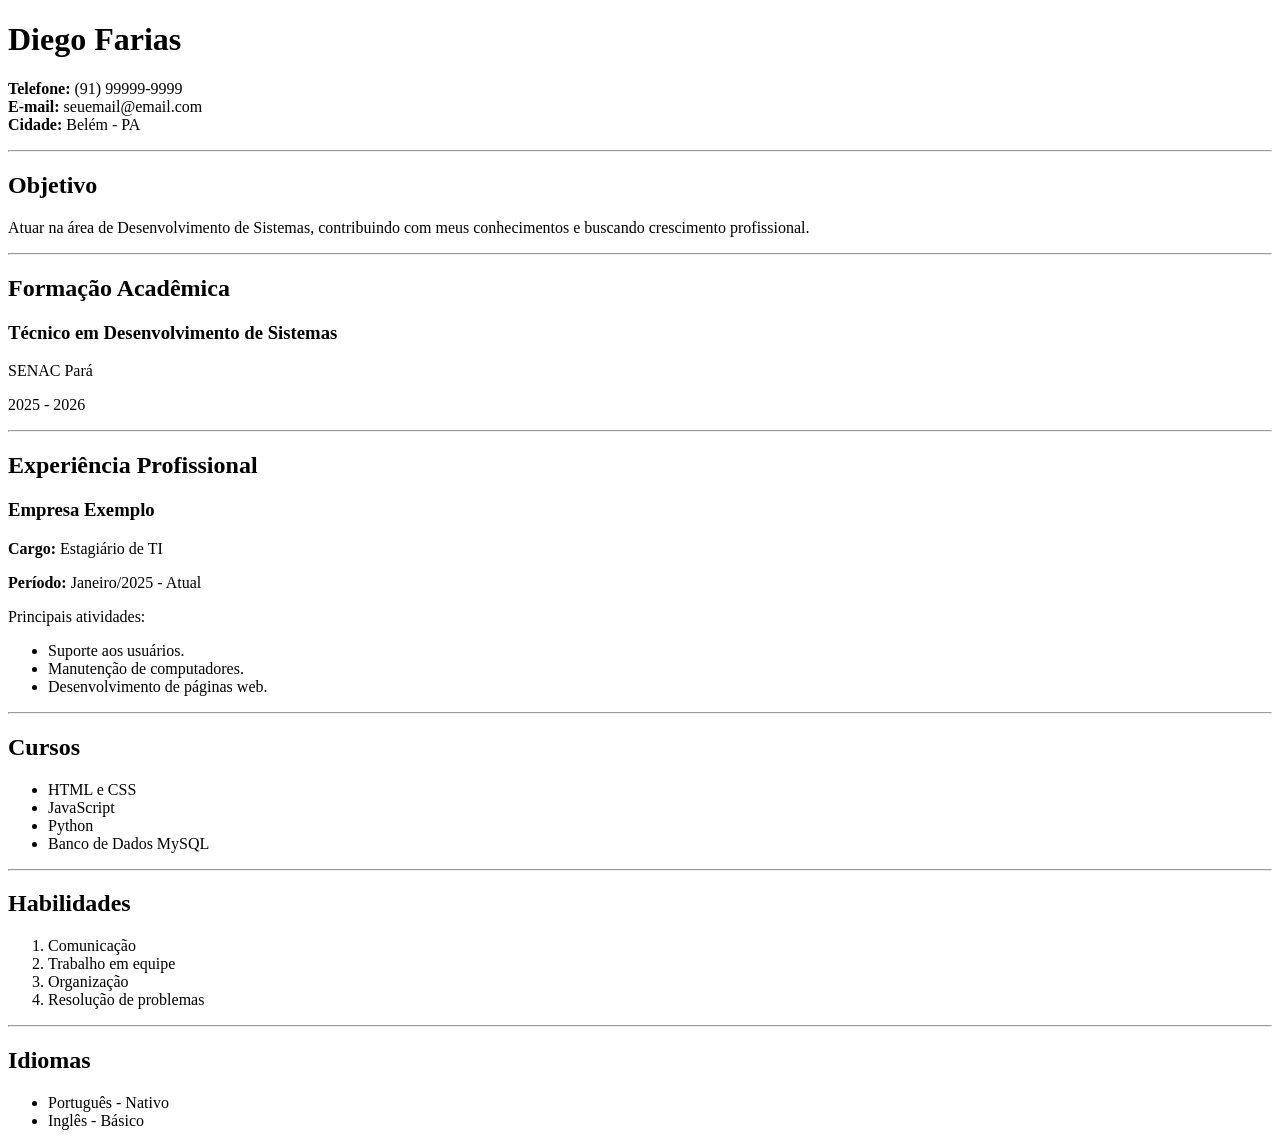
<file: index.html>
<!DOCTYPE html>
<html lang="pt-BR">
<head>
    <meta charset="UTF-8">
    <meta name="viewport" content="width=device-width, initial-scale=1.0">
    <title>Meu currículo</title>
</head>
<body>

    <h1>Diego Farias</h1>

    <p>
        <strong>Telefone:</strong> (91) 99999-9999 <br>
        <strong>E-mail:</strong> seuemail@email.com <br>
        <strong>Cidade:</strong> Belém - PA
    </p>

    <hr>

    <h2>Objetivo</h2>
    <p>
        Atuar na área de Desenvolvimento de Sistemas, contribuindo com meus conhecimentos e buscando crescimento profissional.
    </p>

    <hr>

    <h2>Formação Acadêmica</h2>

    <h3>Técnico em Desenvolvimento de Sistemas</h3>
    <p>SENAC Pará</p>
    <p>2025 - 2026</p>

    <hr>

    <h2>Experiência Profissional</h2>

    <h3>Empresa Exemplo</h3>
    <p><strong>Cargo:</strong> Estagiário de TI</p>
    <p><strong>Período:</strong> Janeiro/2025 - Atual</p>

    <p>
        Principais atividades:
    </p>

    <ul>
        <li>Suporte aos usuários.</li>
        <li>Manutenção de computadores.</li>
        <li>Desenvolvimento de páginas web.</li>
    </ul>

    <hr>

    <h2>Cursos</h2>

    <ul>
        <li>HTML e CSS</li>
        <li>JavaScript</li>
        <li>Python</li>
        <li>Banco de Dados MySQL</li>
    </ul>

    <hr>

    <h2>Habilidades</h2>

    <ol>
        <li>Comunicação</li>
        <li>Trabalho em equipe</li>
        <li>Organização</li>
        <li>Resolução de problemas</li>
    </ol>

    <hr>

    <h2>Idiomas</h2>

    <ul>
        <li>Português - Nativo</li>
        <li>Inglês - Básico</li>
    </ul>

</body>
</html>
</file>
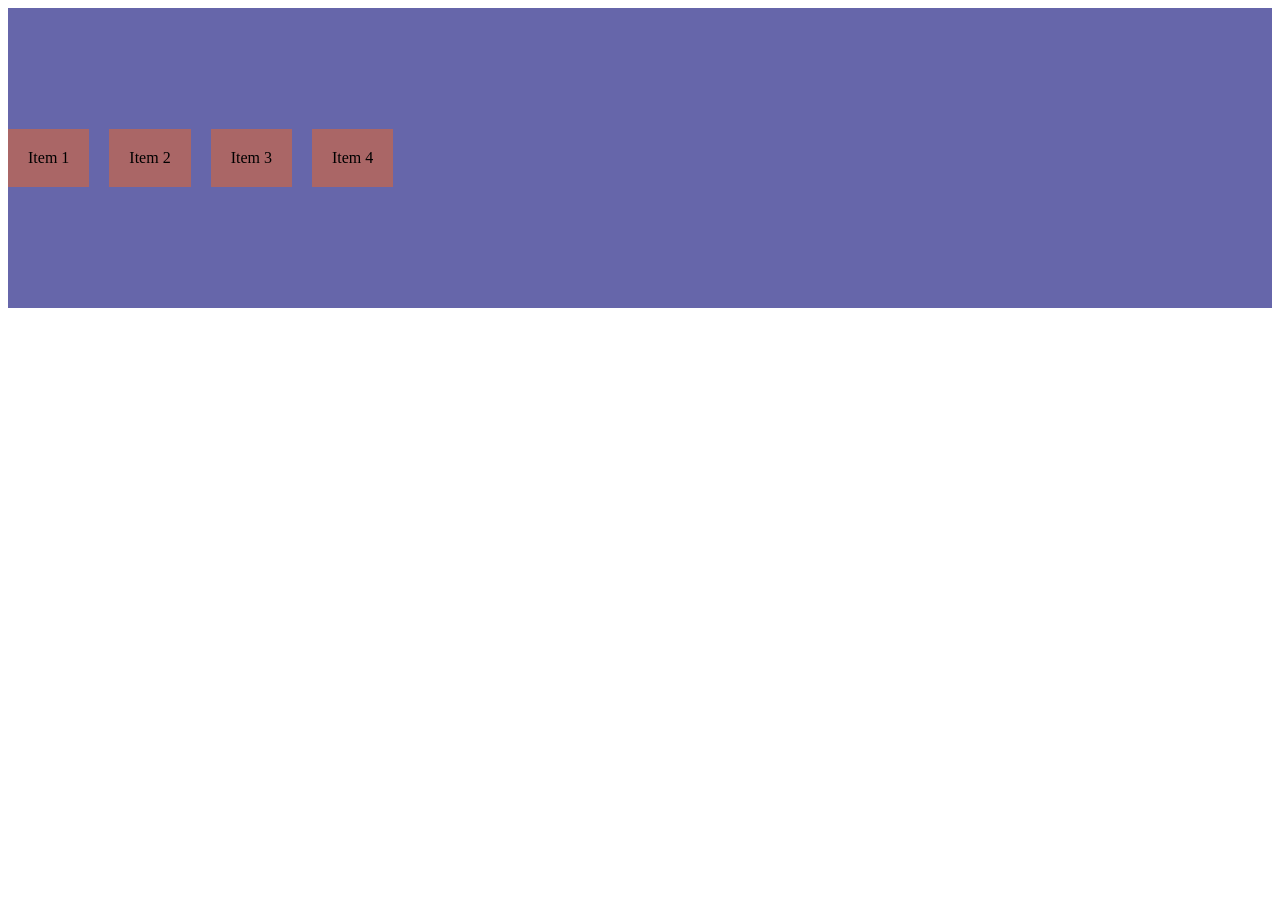
<file: flexbox.html>
<!DOCTYPE html>
<html lang="en">
<head>
    <meta charset="UTF-8">
    <meta name="viewport" content="width=device-width, initial-scale=1.0">
    <title>Document</title>
</head>
<body>
    
    <div class="container">
        <div class="item">Item 1</div>
        <div class="item">Item 2</div>
        <div class="item">Item 3</div>
        <div class="item">Item 4</div>
   
    </div>
    <style>
        .container {
            display: flex;
            background-color: #6666aa;
            align-items: center;
            gap: 20px;
            height: 300px;
        }
        .item {
            background-color: #aa6666;
            padding: 20px;
            text-align: center;
        }
    </style>
</body>
</html>
</file>
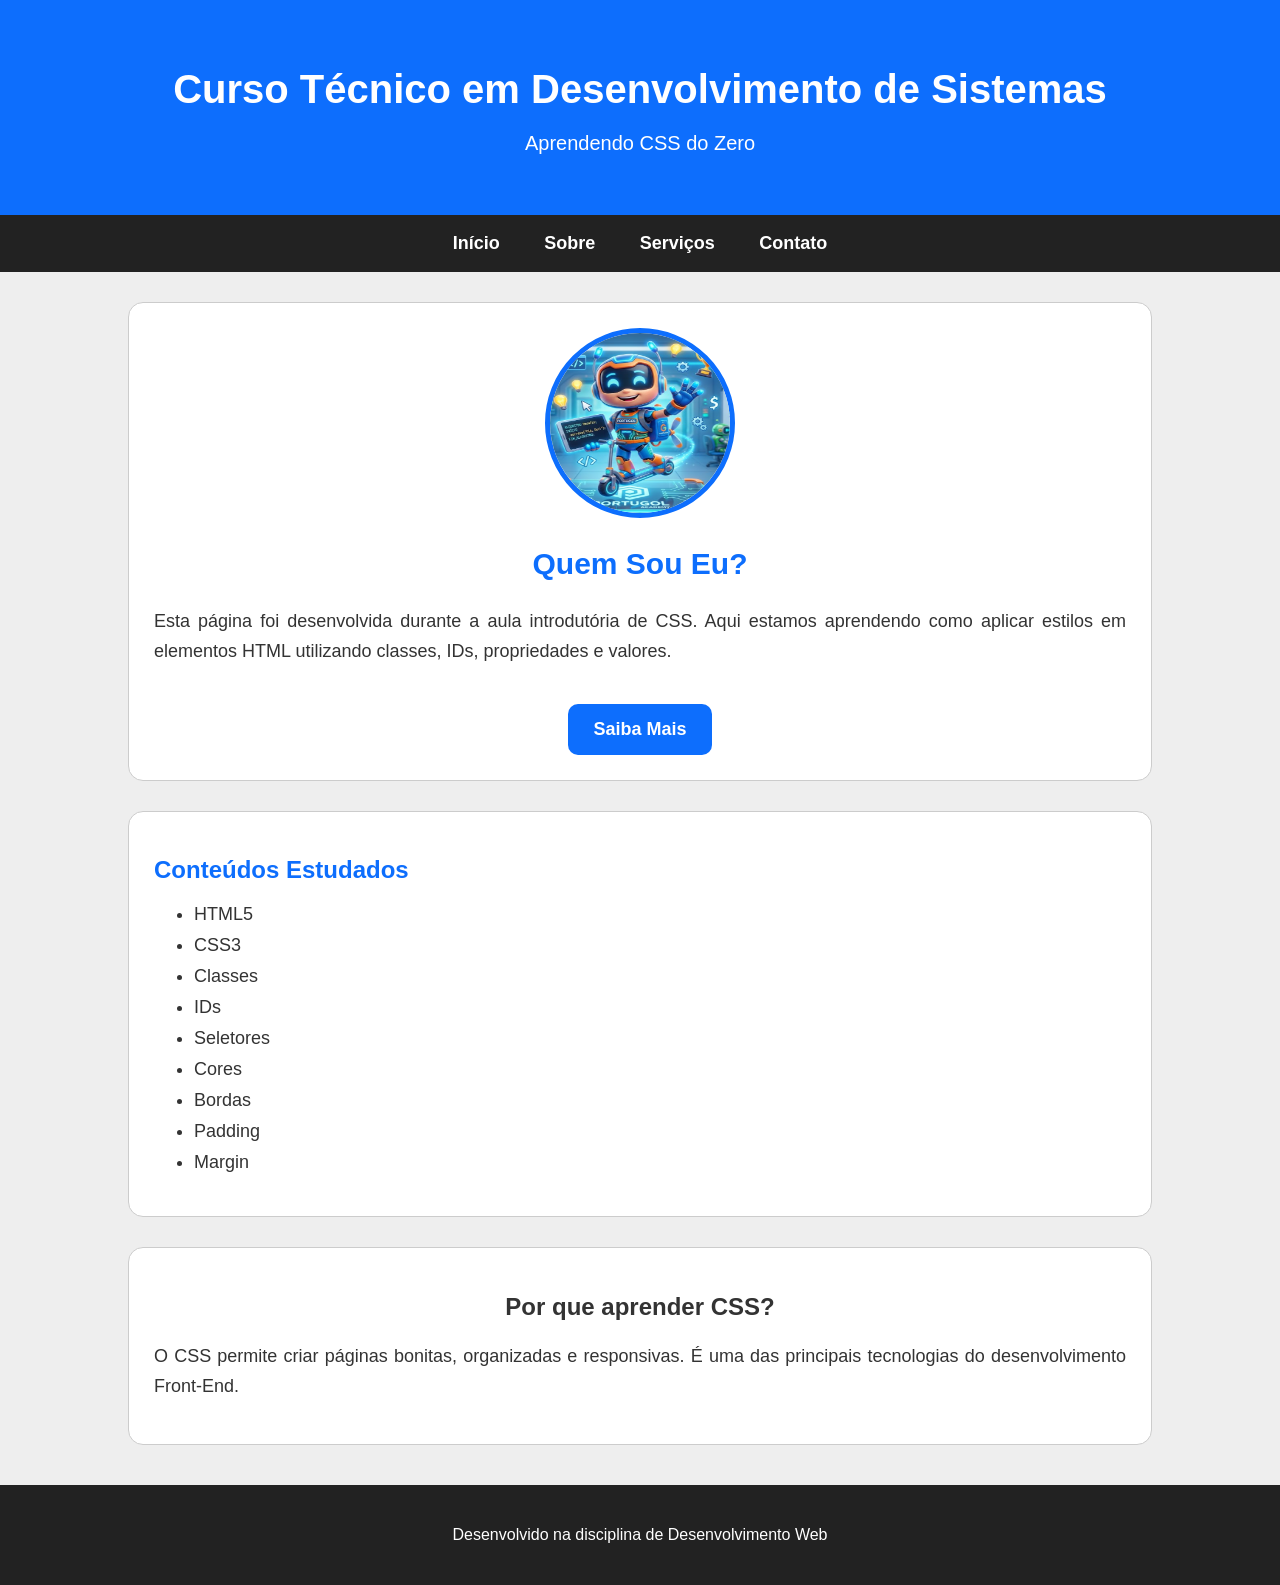
<file: introducaoCSS.html>
<!DOCTYPE html>
<html lang="pt-BR">

<head>
    <meta charset="UTF-8">
    <meta name="viewport" content="width=device-width, initial-scale=1.0">
    <title>Minha Primeira Página com CSS</title>
    <link rel="stylesheet" href="/css/introducaoCSS.css">
</head>

<body>
    <!-- Cabeçalho -->
    <header id="topo">
        <h1>Curso Técnico em Desenvolvimento de Sistemas</h1>
        <p>Aprendendo CSS do Zero</p>
    </header>

    <!-- Menu -->
    <nav class="menu">
        <a href="#">Início</a>
        <a href="#">Sobre</a>
        <a href="#">Serviços</a>
        <a href="#">Contato</a>
    </nav>
    <!-- Conteúdo -->
    <main>

        <!-- Card -->
        <section class="card">

            <img src="img/programacao.png" alt="Foto de Perfil">

            <h2 id="titulo-card">Quem Sou Eu?</h2>

            <p>
                Esta página foi desenvolvida durante a aula introdutória de CSS.
                Aqui estamos aprendendo como aplicar estilos em elementos HTML
                utilizando classes, IDs, propriedades e valores.
            </p>
            <button class="botao">
                Saiba Mais
            </button>

        </section>
        <!-- Informações -->
        <section class="informacoes">

            <h2>Conteúdos Estudados</h2>
            <ul>
                <li>HTML5</li>
                <li>CSS3</li>
                <li>Classes</li>
                <li>IDs</li>
                <li>Seletores</li>
                <li>Cores</li>
                <li>Bordas</li>
                <li>Padding</li>
                <li>Margin</li>
            </ul>
        </section>
        <!-- Destaques -->
        <section class="card">

            <h2>Por que aprender CSS?</h2>
            <p>
                O CSS permite criar páginas bonitas, organizadas e responsivas.
                É uma das principais tecnologias do desenvolvimento Front-End.

            </p>
        </section>

    </main>

    <!-- Rodapé -->
    <footer>

        <p>Desenvolvido na disciplina de Desenvolvimento Web</p>

    </footer>

</body>

</html>
</file>
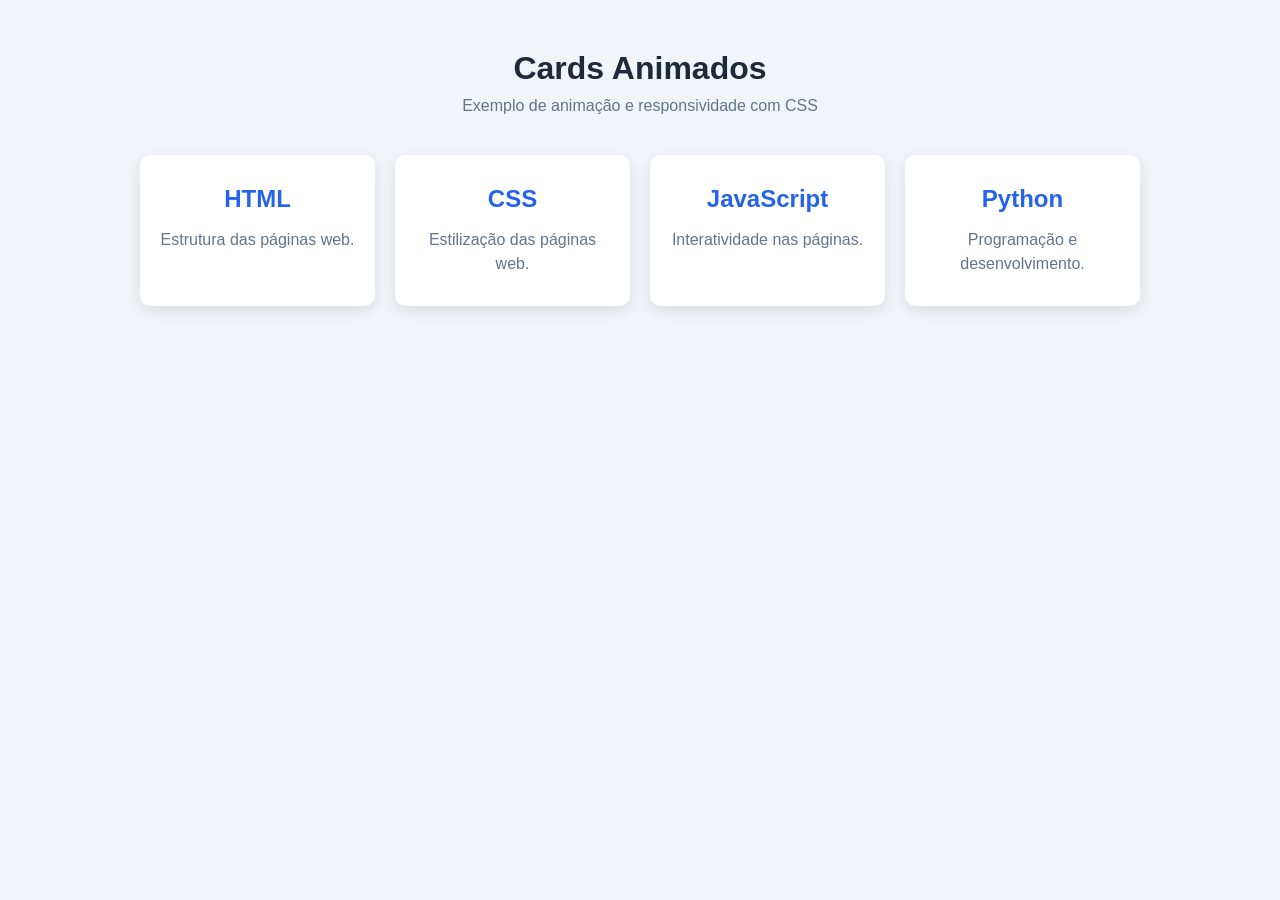
<file: keyframe_responsivo_intro.html>
<!DOCTYPE html>
<html lang="pt-BR">

<head>
    <meta charset="UTF-8">
    <meta name="viewport" content="width=device-width, initial-scale=1.0">
    <title>Keyframes e Responsividade</title>
    <link rel="stylesheet" href="css/keyframe_responsivo_intro.css">
</head>

<body>

    <h1>Cards Animados</h1>
    <p class="descricao">
        Exemplo de animação e responsividade com CSS
    </p>

    <section class="cards">

        <div class="card">
            <h2>HTML</h2>
            <p>
                Estrutura das páginas web.
            </p>
        </div>

        <div class="card">
            <h2>CSS</h2>
            <p>
                Estilização das páginas web.
            </p>
        </div>
        <div class="card">
            <h2>JavaScript</h2>
            <p>
                Interatividade nas páginas.
            </p>
        </div>

        <div class="card">
            <h2>Python</h2>
            <p>
                Programação e desenvolvimento.
            </p>
        </div>

    </section>

</body>

</html>
</file>
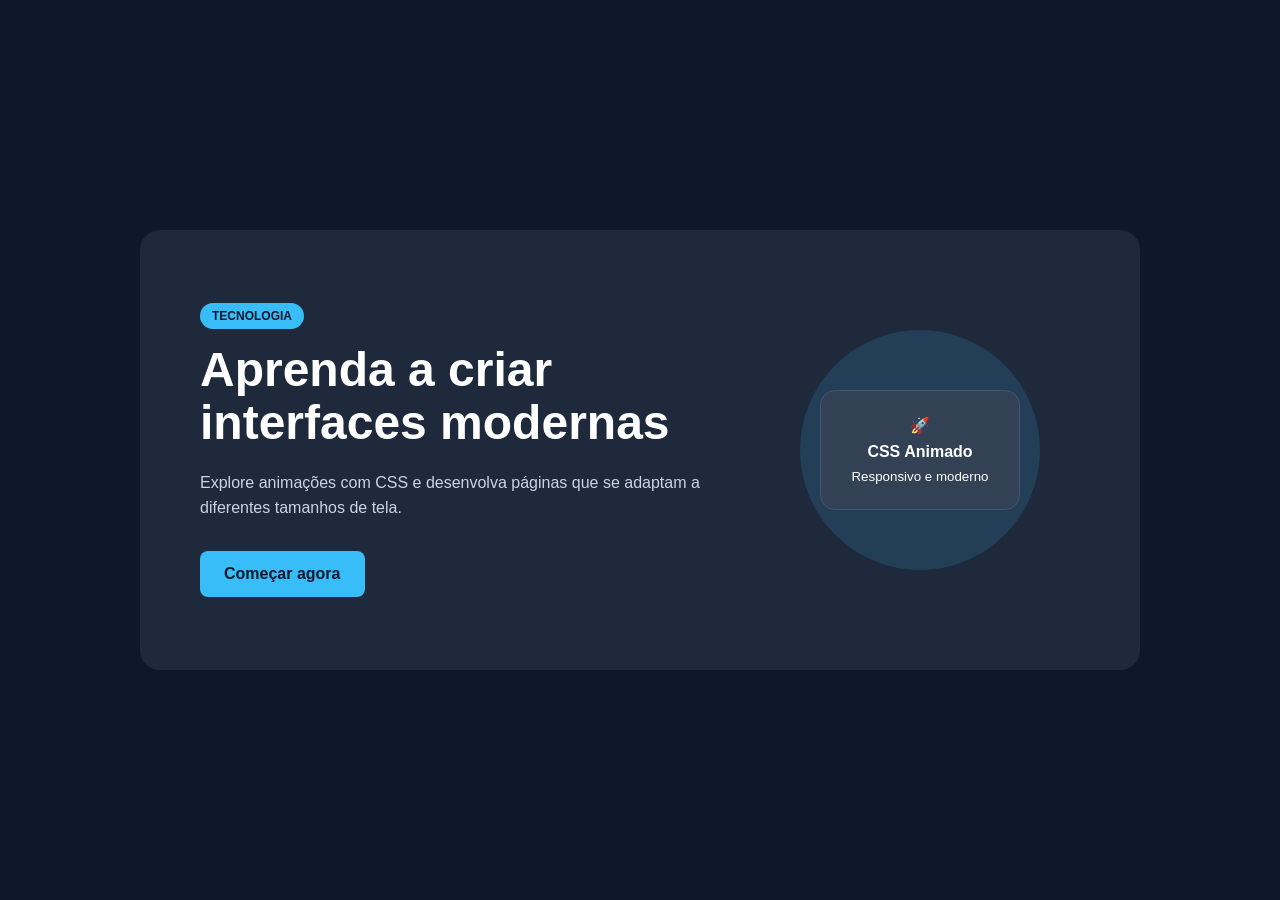
<file: KeyframeSimples_responsivo.html>
<!DOCTYPE html>
<html lang="pt-BR">

<head>
    <meta charset="UTF-8">
    <meta name="viewport" content="width=device-width, initial-scale=1.0">
    <title>Keyframes e Responsividade</title>
    <link rel="stylesheet" href="css/KeyframeSimples_responsivo.css">
</head>

<body>

    <main class="container">
        <section class="hero">
            <div class="hero-text">

                <span class="tag">TECNOLOGIA</span>

                <h1>
                    Aprenda a criar
                    interfaces modernas
                </h1>

                <p>
                    Explore animações com CSS e desenvolva
                    páginas que se adaptam a diferentes
                    tamanhos de tela.
                </p>

                <a href="#" class="btn">
                    Começar agora
                </a>

            </div>

            <div class="hero-visual">
                
                <div class="circle"></div>
              
                <div class="card">

                    <span class="icon">🚀</span>
                    <strong>CSS Animado</strong>
                    <small>Responsivo e moderno</small>

                </div>


            </div>

        </section>

    </main>

</body>

</html>
</file>
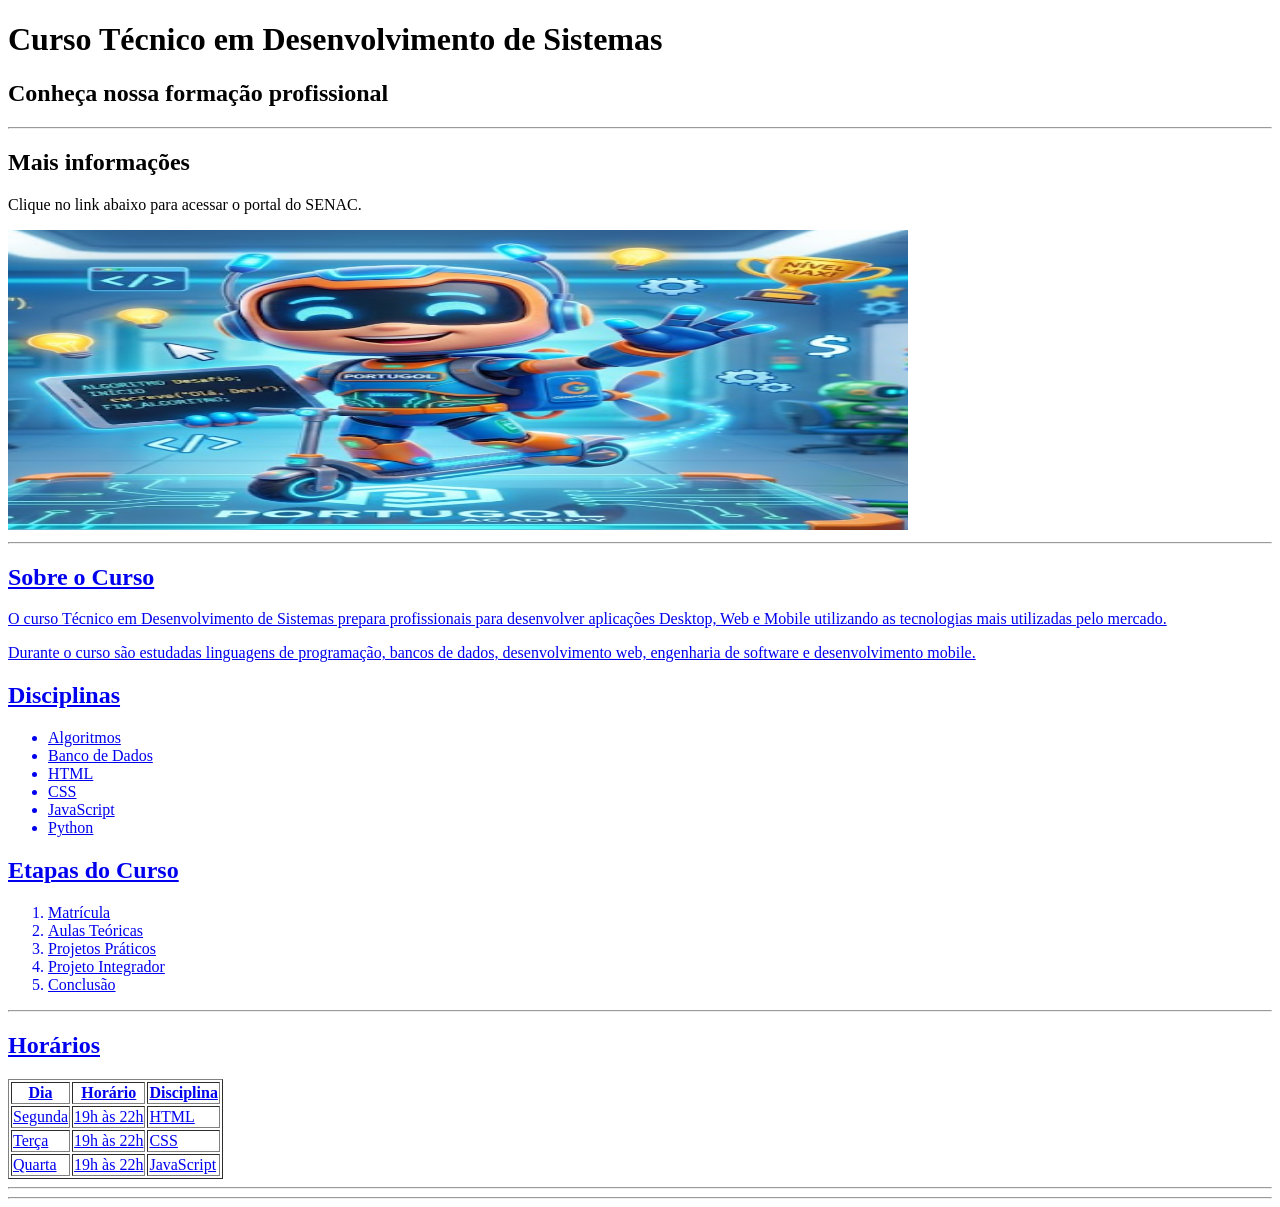
<file: links_imagens.html>
<!DOCTYPE html>
<html lang="pt-br">

<head>
    <meta charset="UTF-8">
    <title>Curso Técnico em Desenvolvimento de Sistemas</title>
</head>

<body>

    <h1>Curso Técnico em Desenvolvimento de Sistemas</h1>
    <h2>Conheça nossa formação profissional</h2>

    <hr>

    

    <h2>Mais informações</h2>

    <p>
        Clique no link abaixo para acessar o portal do SENAC.

    </p>

    <a href="/index.html" target="_blank">

        <img src="/img/programacao.png" alt="Programação" width="900" height="300">


    <hr>

    <h2>Sobre o Curso</h2>

    <p>
        O curso Técnico em Desenvolvimento de Sistemas prepara profissionais
        para desenvolver aplicações Desktop, Web e Mobile utilizando as
        tecnologias mais utilizadas pelo mercado.
    </p>

    <p>
        Durante o curso são estudadas linguagens de programação,
        bancos de dados, desenvolvimento web, engenharia de software
        e desenvolvimento mobile.
    </p>

    <h2>Disciplinas</h2>

    <ul>
        <li>Algoritmos</li>
        <li>Banco de Dados</li>
        <li>HTML</li>
        <li>CSS</li>
        <li>JavaScript</li>
        <li>Python</li>
    </ul>    

    <h2>Etapas do Curso</h2>

    <ol>
        <li>Matrícula</li>
        <li>Aulas Teóricas</li>
        <li>Projetos Práticos</li>
        <li>Projeto Integrador</li>
        <li>Conclusão</li>
    </ol>

    <hr>

   

    <h2>Horários</h2>

    <table border="1">

        <tr>

            <th>Dia</th>
            <th>Horário</th>
            <th>Disciplina</th>

        </tr>

        <tr>

            <td>Segunda</td>
            <td>19h às 22h</td>
            <td>HTML</td>

        </tr>

        <tr>

            <td>Terça</td>
            <td>19h às 22h</td>
            <td>CSS</td>

        </tr>

        <tr>

            <td>Quarta</td>
            <td>19h às 22h</td>
            <td>JavaScript</td>

        </tr>

    </table>

    <hr>


    
    <hr>

    

</body>

</html>
</file>
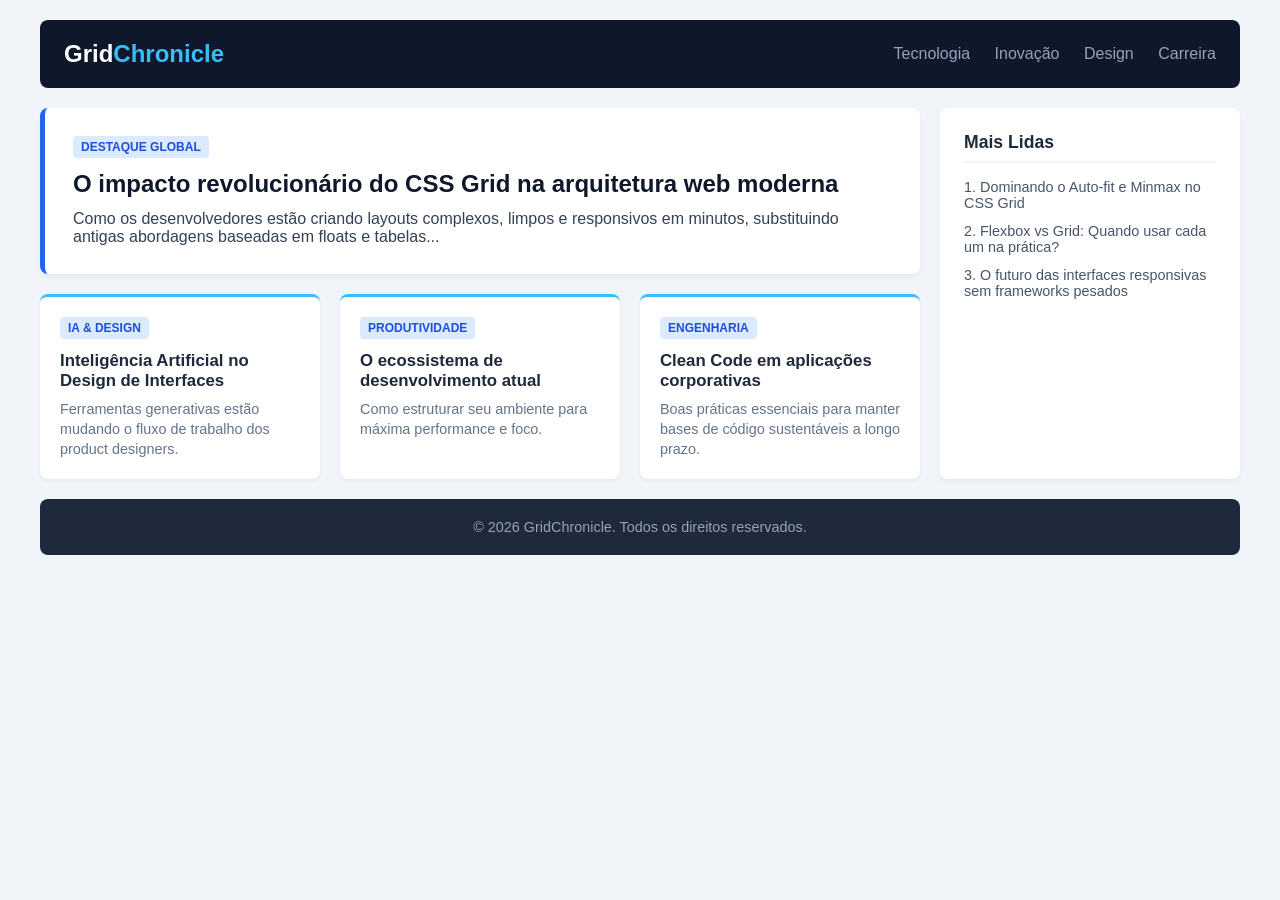
<file: Portal_grid.html>
<!DOCTYPE html>
<html lang="pt-BR">
<head>
    <meta charset="UTF-8">
    <meta name="viewport" content="width=device-width, initial-scale=1.0">
    <title>GridChronicle - Portal de Notícias</title>
    <link rel="stylesheet" href="/css/portal_grid.css">
</head>
<body>

  <div class="portal-container">
    
    <!-- Cabeçalho do Portal -->
    <header class="portal-header">
      <div class="logo">Grid<span>Chronicle</span></div>
      <nav class="nav-menu">
        <a href="#">Tecnologia</a>
        <a href="#">Inovação</a>
        <a href="#">Design</a>
        <a href="#">Carreira</a>
      </nav>
    </header>

    <!-- Destaque Principal -->
    <section class="main-story">
      <span class="tag">Destaque Global</span>
      <h2>O impacto revolucionário do CSS Grid na arquitetura web moderna</h2>
      <p>Como os desenvolvedores estão criando layouts complexos, limpos e responsivos 
        em minutos, substituindo antigas abordagens baseadas em floats e tabelas...</p>
    </section>

    <!-- Barra Lateral (Sidebar) -->
    <aside class="sidebar">
      <h3>Mais Lidas</h3>
      <ul>
        <li>1. Dominando o Auto-fit e Minmax no CSS Grid</li>
        <li>2. Flexbox vs Grid: Quando usar cada um na prática?</li>
        <li>3. O futuro das interfaces responsivas sem frameworks pesados</li>
      </ul>
    </aside>
    <!-- Grade de Notícias Secundárias (Responsiva Automática) -->
    <main class="news-grid">
      <article class="card">
        <span class="card-tag">IA & Design</span>
        <h4>Inteligência Artificial no Design de Interfaces</h4>
        <p>Ferramentas generativas estão mudando o fluxo de trabalho dos product designers.</p>
      </article>
      <article class="card">
        <span class="card-tag">Produtividade</span>
        <h4>O ecossistema de desenvolvimento atual</h4>
        <p>Como estruturar seu ambiente para máxima performance e foco.</p>
      </article>
      <article class="card">
        <span class="card-tag">Engenharia</span>
        <h4>Clean Code em aplicações corporativas</h4>
        <p>Boas práticas essenciais para manter bases de código sustentáveis a longo prazo.</p>
      </article>
    </main>

    <!-- Rodapé -->
    <footer class="portal-footer">
      <p>&copy; 2026 GridChronicle. Todos os direitos reservados.</p>
    </footer>

  </div>
</body>
</html>
</file>
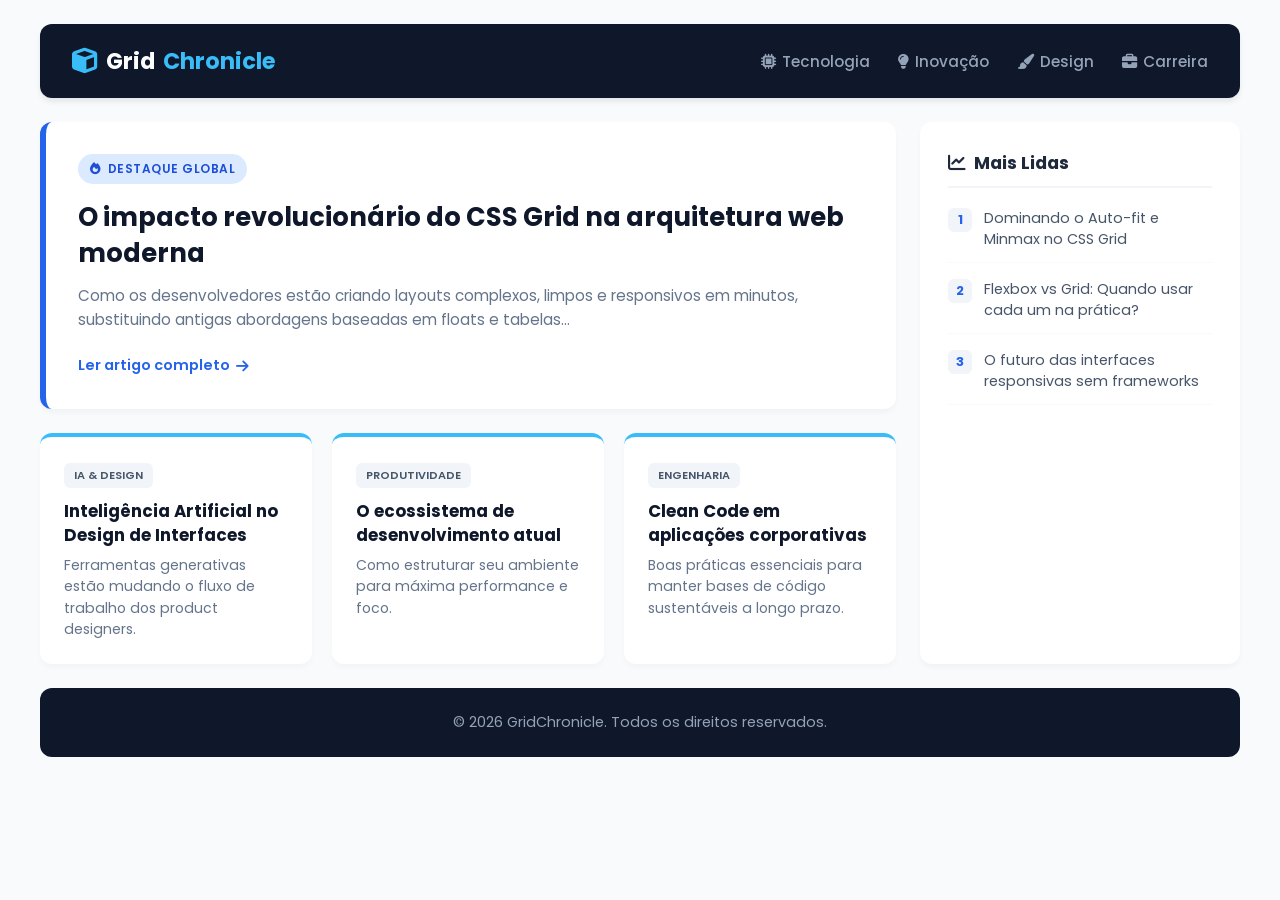
<file: Portal_grid_animation.html>
<!DOCTYPE html>
<html lang="pt-BR">
<head>
    <meta charset="UTF-8">
    <meta name="viewport" content="width=device-width, initial-scale=1.0">
    <title>GridChronicle - Portal de Notícias</title>
    
    <!-- Google Fonts: Poppins -->
    <link href="https://fonts.googleapis.com/css2?family=Poppins:wght@300;400;500;600;700&display=swap" rel="stylesheet">
    
    <!-- Font Awesome (CDN Oficial Atualizado) -->
    <link rel="stylesheet" href="https://cdnjs.cloudflare.com/ajax/libs/font-awesome/6.5.1/css/all.min.css" crossorigin="anonymous" referrerpolicy="no-referrer" />
    
    <link rel="stylesheet" href="/css/portal_grid_animation.css">
</head>
<body>

  <div class="portal-container">
    
    <!-- Cabeçalho do Portal -->
    <header class="portal-header">
      <div class="logo">
        <i class="fa-solid fa-cube"></i> Grid<span>Chronicle</span>
      </div>
      <nav class="nav-menu">
        <a href="#"><i class="fa-solid fa-microchip"></i> Tecnologia</a>
        <a href="#"><i class="fa-solid fa-lightbulb"></i> Inovação</a>
        <a href="#"><i class="fa-solid fa-paintbrush"></i> Design</a>
        <a href="#"><i class="fa-solid fa-briefcase"></i> Carreira</a>
      </nav>
    </header>

    <!-- Destaque Principal -->
    <section class="main-story">
      <span class="tag"><i class="fa-solid fa-fire"></i> Destaque Global</span>
      <h2>O impacto revolucionário do CSS Grid na arquitetura web moderna</h2>
      <p>Como os desenvolvedores estão criando layouts complexos, limpos e responsivos em minutos, substituindo antigas abordagens baseadas em floats e tabelas...</p>
      <a href="#" class="read-more">Ler artigo completo <i class="fa-solid fa-arrow-right"></i></a>
    </section>

    <!-- Barra Lateral (Sidebar) -->
    <aside class="sidebar">
      <h3><i class="fa-solid fa-chart-line"></i> Mais Lidas</h3>
      <ul>
        <li><span>1</span> Dominando o Auto-fit e Minmax no CSS Grid</li>
        <li><span>2</span> Flexbox vs Grid: Quando usar cada um na prática?</li>
        <li><span>3</span> O futuro das interfaces responsivas sem frameworks</li>
      </ul>
    </aside>

    <!-- Grade de Notícias Secundárias -->
    <main class="news-grid">
      <article class="card">
        <span class="card-tag">IA & Design</span>
        <h4>Inteligência Artificial no Design de Interfaces</h4>
        <p>Ferramentas generativas estão mudando o fluxo de trabalho dos product designers.</p>
      </article>

      <article class="card">
        <span class="card-tag">Produtividade</span>
        <h4>O ecossistema de desenvolvimento atual</h4>
        <p>Como estruturar seu ambiente para máxima performance e foco.</p>
      </article>

      <article class="card">
        <span class="card-tag">Engenharia</span>
        <h4>Clean Code em aplicações corporativas</h4>
        <p>Boas práticas essenciais para manter bases de código sustentáveis a longo prazo.</p>
      </article>
    </main>

    <!-- Rodapé -->
    <footer class="portal-footer">
      <p>&copy; 2026 GridChronicle. Todos os direitos reservados.</p>
    </footer>

  </div>

</body>
</html>
</file>
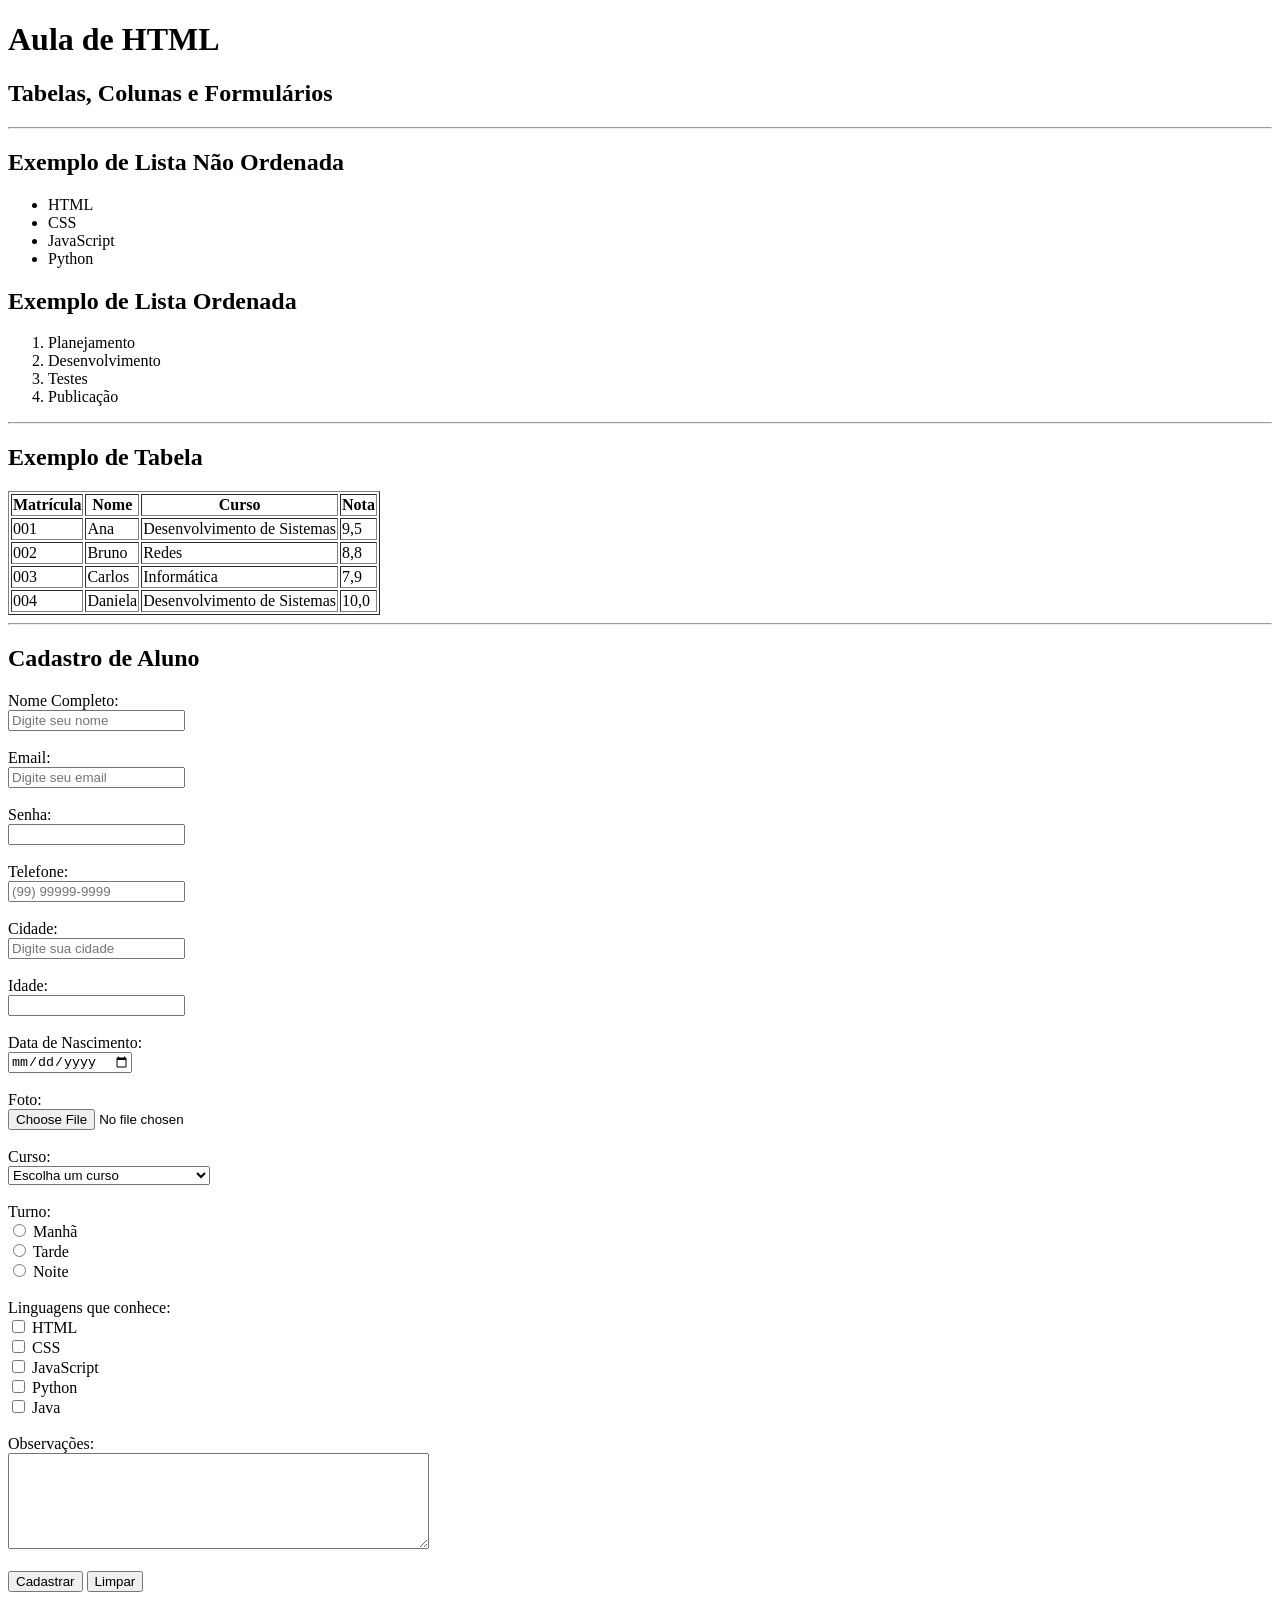
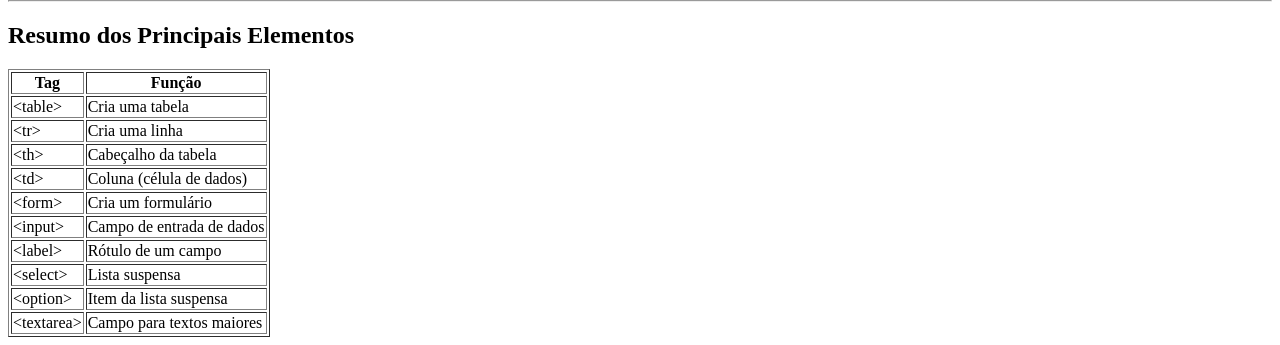
<file: Tabelas_formulario.html>
<!DOCTYPE html>
<html lang="pt-BR">

<head>
    <meta charset="UTF-8">
    <title>Aprendendo HTML - Tabelas e Formulários</title>
</head>

<body>

    <!-- TÍTULO -->
    <h1>Aula de HTML</h1>
    <H2>Tabelas, Colunas e Formulários</H2>

    <hr>

    <h2>Exemplo de Lista Não Ordenada</h2>

    <ul>
        <li>HTML</li>
        <li>CSS</li>
        <li>JavaScript</li>
        <li>Python</li>
    </ul>

    <h2>Exemplo de Lista Ordenada</h2>

    <ol>
        <li>Planejamento</li>
        <li>Desenvolvimento</li>
        <li>Testes</li>
        <li>Publicação</li>
    </ol>

    <hr>

    <h2>Exemplo de Tabela</h2>

    <table border="1">

        <!-- Cabeçalho -->
        <tr>
            <th>Matrícula</th>
            <th>Nome</th>
            <th>Curso</th>
            <th>Nota</th>
        </tr>

        <!-- Linha 1 -->
        <tr>
            <td>001</td>
            <td>Ana</td>
            <td>Desenvolvimento de Sistemas</td>
            <td>9,5</td>
        </tr>

        <!-- Linha 2 -->
        <tr>
            <td>002</td>
            <td>Bruno</td>
            <td>Redes</td>
            <td>8,8</td>
        </tr>

        <!-- Linha 3 -->
        <tr>
            <td>003</td>
            <td>Carlos</td>
            <td>Informática</td>
            <td>7,9</td>
        </tr>

        <!-- Linha 4 -->
        <tr>
            <td>004</td>
            <td>Daniela</td>
            <td>Desenvolvimento de Sistemas</td>
            <td>10,0</td>
        </tr>

    </table>

    <hr>
    <h2>Cadastro de Aluno</h2>

    <form>
        <label>Nome Completo:</label>
        <br>
        
        <input type="text" placeholder="Digite seu nome">
        <br><br>

        <label>Email:</label>
        <br>
        <input type="email" placeholder="Digite seu email">
        <br><br>

        <label>Senha:</label>
        <br>
        <input type="password">
        <br><br>

        <!-- Telefone -->
        <label for="telefone">Telefone:</label><br>
        <input
            type="tel"
            placeholder="(99) 99999-9999">
        <br><br>

        <!-- Cidade -->
        <label for="cidade">Cidade:</label><br>
        <input
            type="text"
            placeholder="Digite sua cidade">
        <br><br>

        <label>Idade:</label>
        <br>
        <input type="number">
        <br><br>

        <label>Data de Nascimento:</label>
        <br>
        <input type="date">
        <br><br>

            <!-- Foto -->
        <label>Foto:</label><br>
        <input type="file">
        <br><br>

        <label>Curso:</label>
        <br>

        <select>

            <option>Escolha um curso</option>
            <option>Redes</option>
            <option>Informática</option>
            <option>Design Gráfico</option>
            <option>Desenvolvimento de Sistemas</option>

        </select>

        <br><br>

        <label>Turno:</label>
        <br>

        <input type="radio" name="turno"> Manhã
        <br>

        <input type="radio" name="turno"> Tarde
        <br>

        <input type="radio" name="turno"> Noite

        <br><br>

        <label>Linguagens que conhece:</label>
        <br>

        <input type="checkbox"> HTML <br>
        <input type="checkbox"> CSS <br>
        <input type="checkbox"> JavaScript <br>
        <input type="checkbox"> Python <br>
        <input type="checkbox"> Java <br>

        <br>

        <label>Observações:</label>

        <br>

        <textarea rows="6" cols="50"></textarea>

        <br><br>

        <input type="submit" value="Cadastrar">

        <input type="reset" value="Limpar">

    </form>

    <hr>

    <h2>Resumo dos Principais Elementos</h2>

    <table border="1">

        <tr>
            <th>Tag</th>
            <th>Função</th>
        </tr>

        <tr>
            <td>&lt;table&gt;</td>
            <td>Cria uma tabela</td>
        </tr>

        <tr>
            <td>&lt;tr&gt;</td>
            <td>Cria uma linha</td>
        </tr>

        <tr>
            <td>&lt;th&gt;</td>
            <td>Cabeçalho da tabela</td>
        </tr>

        <tr>
            <td>&lt;td&gt;</td>
            <td>Coluna (célula de dados)</td>
        </tr>

        <tr>
            <td>&lt;form&gt;</td>
            <td>Cria um formulário</td>
        </tr>

        <tr>
            <td>&lt;input&gt;</td>
            <td>Campo de entrada de dados</td>
        </tr>

        <tr>
            <td>&lt;label&gt;</td>
            <td>Rótulo de um campo</td>
        </tr>

        <tr>
            <td>&lt;select&gt;</td>
            <td>Lista suspensa</td>
        </tr>

        <tr>
            <td>&lt;option&gt;</td>
            <td>Item da lista suspensa</td>
        </tr>

        <tr>
            <td>&lt;textarea&gt;</td>
            <td>Campo para textos maiores</td>
        </tr>

    </table>

</body>

</html>
</file>
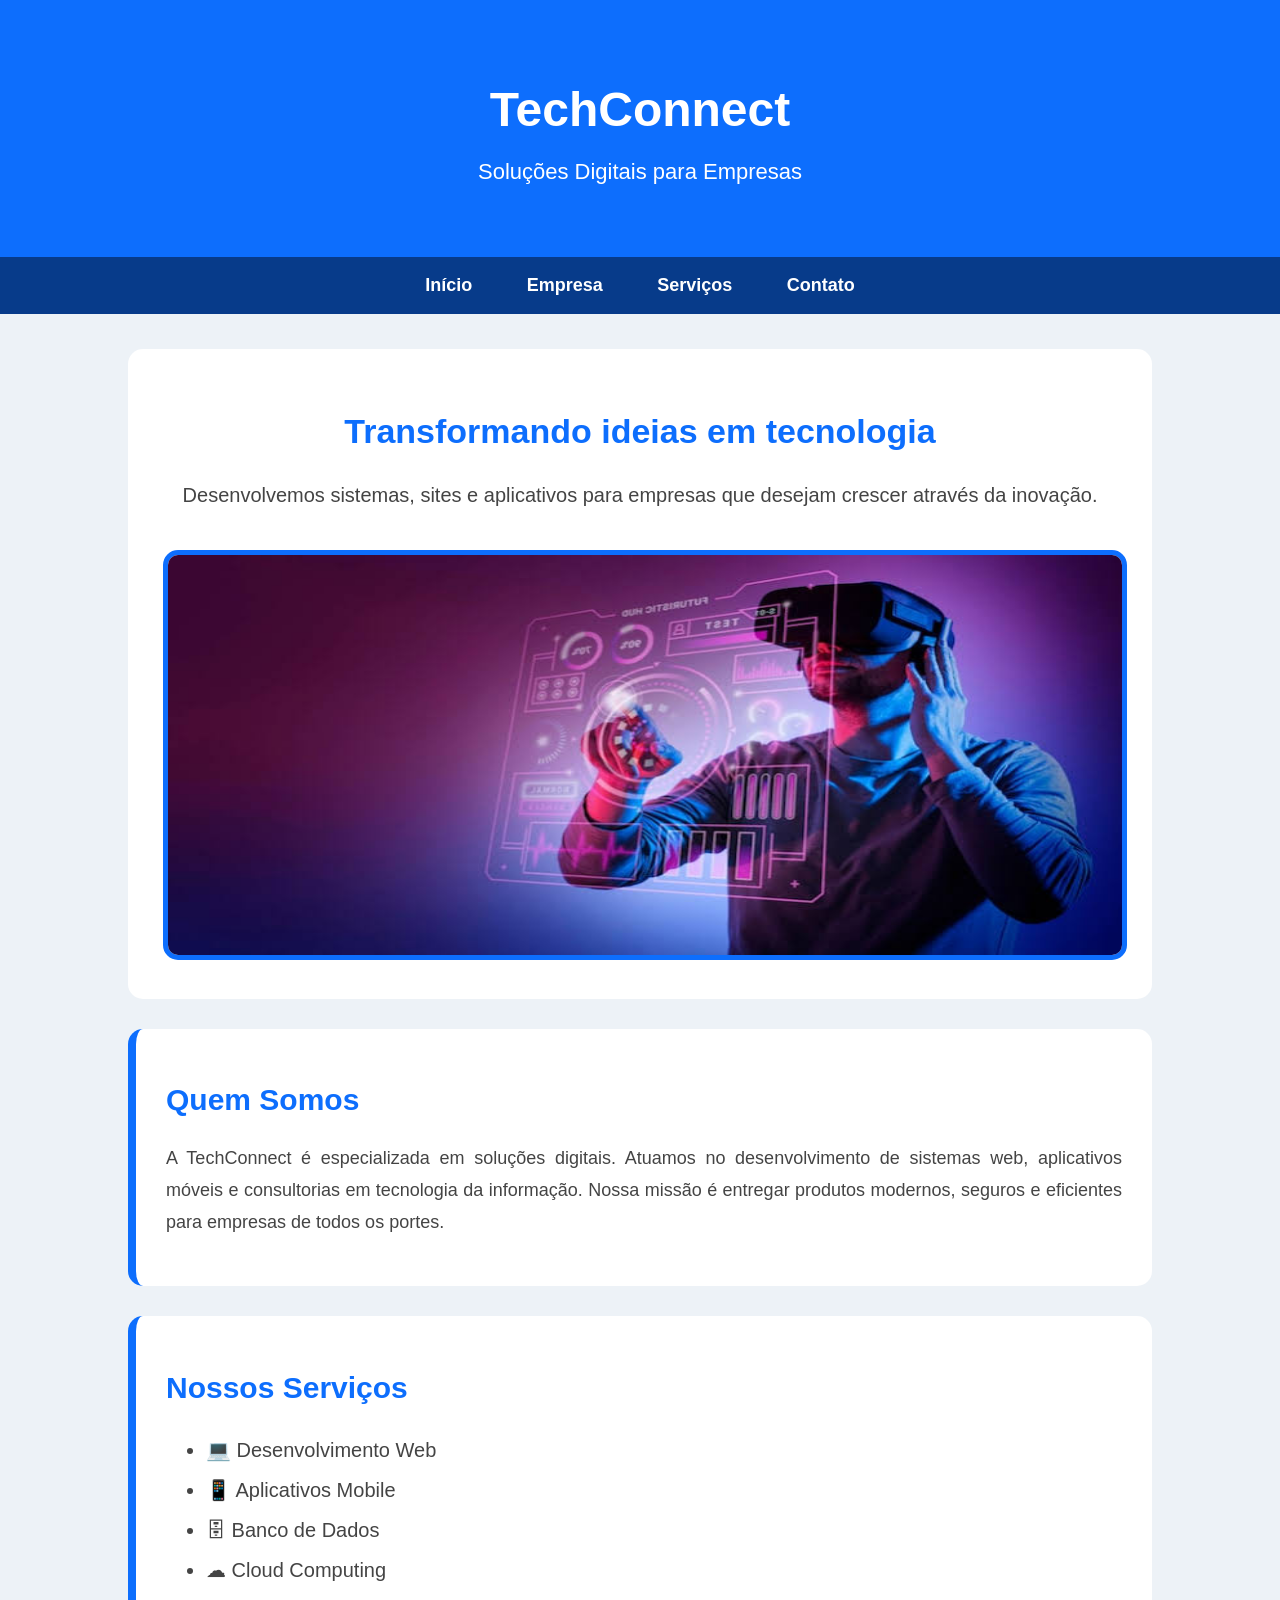
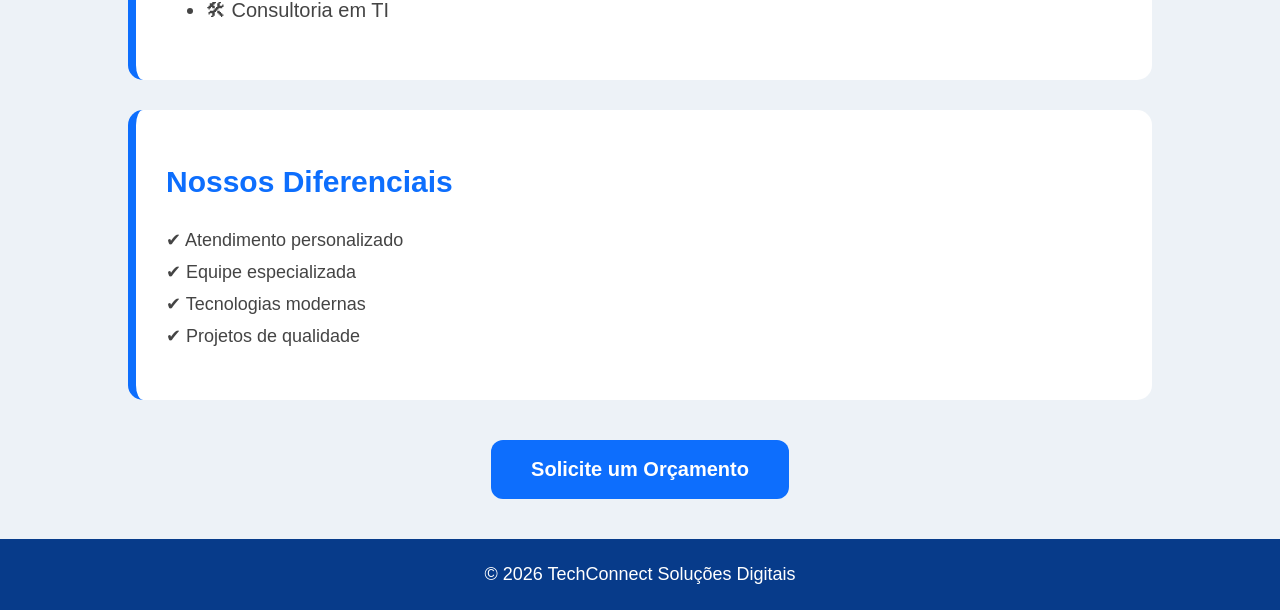
<file: TechConnect.html>
<!DOCTYPE html>
<html lang="pt-BR">

<head>
    <meta charset="UTF-8">
    <meta name="viewport" content="width=device-width, initial-scale=1.0">
    <title>TechConnect Soluções Digitais</title>
    <link rel="stylesheet" href="/css/tech_connect.css">

</head>

<body>

    <header id="topo">

        <h1>TechConnect</h1>
        <p>Soluções Digitais para Empresas</p>

    </header>

    <nav class="menu">

        <a href="#">Início</a>
        <a href="#">Empresa</a>
        <a href="#">Serviços</a>
        <a href="#">Contato</a>

    </nav>

    <main>
        <section id="banner">
            <h2>Transformando ideias em tecnologia</h2>
            <p>
                Desenvolvemos sistemas, sites e aplicativos para empresas
                que desejam crescer através da inovação.
            </p>
            <img src="img/images.jfif" alt="Tecnologia">
        </section>

        <section class="card">

            <h2>Quem Somos</h2>

            <p>
                A TechConnect é especializada em soluções digitais.
                Atuamos no desenvolvimento de sistemas web, aplicativos
                móveis e consultorias em tecnologia da informação.
                Nossa missão é entregar produtos modernos, seguros
                e eficientes para empresas de todos os portes.
            </p>

        </section>

        <section class="card">

            <h2>Nossos Serviços</h2>
            <ul>
                <li>💻 Desenvolvimento Web</li>
                <li>📱 Aplicativos Mobile</li>
                <li>🗄 Banco de Dados</li>
                <li>☁ Cloud Computing</li>
                <li>🛠 Consultoria em TI</li>
            </ul>
        </section>

        <section class="card">

            <h2>Nossos Diferenciais</h2>
            <p>
                ✔ Atendimento personalizado<br>
                ✔ Equipe especializada<br>
                ✔ Tecnologias modernas<br>
                ✔ Projetos de qualidade
            </p>

        </section>

        <section class="botao-area">

            <button class="botao">
                Solicite um Orçamento
            </button>

        </section>

    </main>

    <footer>

        © 2026 TechConnect Soluções Digitais

    </footer>

</body>

</html>
</file>
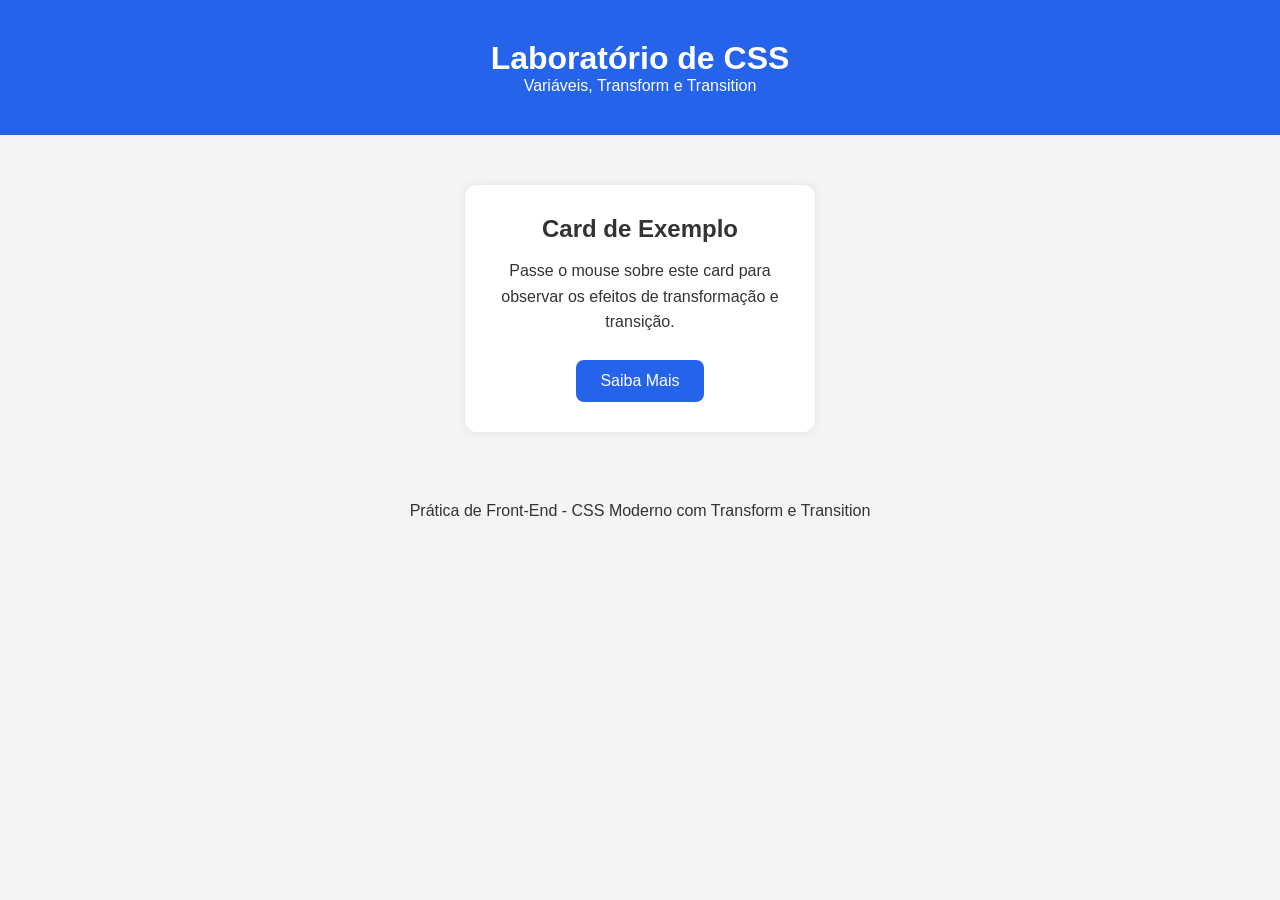
<file: transition_transform.html>
<!DOCTYPE html>
<html lang="pt-BR">

<head>
    <meta charset="UTF-8">
    <meta name="viewport" content="width=device-width, initial-scale=1.0">
    <title>Prática CSS - Variáveis, Transform e Transition</title>
    <link rel="stylesheet" href="/css/transition_transform.css">
</head>

<body>

    <header class="cabecalho">
        <h1>Laboratório de CSS</h1>
        <p>Variáveis, Transform e Transition</p>
    </header>
    <main class="conteudo">

        <section class="area-cards">
            <article class="card">
                <h2>Card de Exemplo</h2>
                <p>
                    Passe o mouse sobre este card para observar os efeitos de
                    transformação e transição.
                </p>
                <button class="botao">
                    Saiba Mais
                </button>

            </article>
        </section>
    </main>

    <footer class="rodape">
        <p>Prática de Front-End - CSS Moderno com Transform e Transition</p>
    </footer>

</body>

</html>
</file>
<file: css/introducaoCSS.css>
/* =====================================================
   ESTILIZAÇÃO GERAL DA PÁGINA
===================================================== */

body{

    background-color:#eeeeee;
    font-family:Arial, Helvetica, sans-serif;
    margin:0;
    color:#333333;

}
/* =====================================================
   CABEÇALHO
===================================================== */

#topo{

    background-color:#0d6efd;
    color:white;
    text-align:center;
    padding:40px;

}

#topo h1{

    font-size:40px;
    margin-bottom:10px;

}

#topo p{

    font-size:20px;
}

/* =====================================================
   MENU
===================================================== */
.menu{

    background-color:#222;
    text-align:center;
    padding:18px;

}
.menu a{

    color:white;
    text-decoration:none;
    font-weight:bold;
    margin:20px;
    font-size:18px;

}

.menu a:hover{
    color:yellow;

}

/* =====================================================
   CONTEÚDO
===================================================== */
main{

    width:80%;
    margin:auto;

}
/* =====================================================
   CARDS
===================================================== */

.card{

    background-color:white;
    margin-top:30px;
    padding:25px;
    border-radius:15px;
    text-align:center;
    border:1px solid #cccccc;

}

/* =====================================================
   IMAGEM
===================================================== */
.card img{
    width:180px;
    height:180px;
    border-radius:50%;
    border:5px solid #0d6efd;
}
/* =====================================================
   TÍTULO DO CARD
===================================================== */
#titulo-card{

    color:#0d6efd;
    font-size:30px;

}
/* =====================================================
   PARÁGRAFOS
===================================================== */

.card p{

    font-size:18px;
    text-align:justify;
    line-height:30px;

}
/* =====================================================
   BOTÃO
===================================================== */

.botao{
    background-color:#0d6efd;
    color:white;
    border:none;
    border-radius:10px;
    padding:15px 25px;
    font-size:18px;
    font-weight:bold;
    margin-top:20px;

}

.botao:hover{
    background-color:#7fae1a;

}

/* =====================================================
   INFORMAÇÕES
===================================================== */

.informacoes{

    background-color:white;
    margin-top:30px;
    padding:25px;
    border-radius:15px;
    border:1px solid #cccccc;

}

.informacoes h2{

    color:#0d6efd;

}
.informacoes ul{

    font-size:18px;
}
.informacoes li{

    margin-bottom:10px;
}

footer{

    background-color:#222;
    color:white;
    text-align:center;
    padding:25px;
    margin-top:40px;
}
</file>
<file: css/keyframe_responsivo_intro.css>
/* ========================================
   CONFIGURAÇÕES GERAIS
======================================== */

* {
    margin: 0;
    padding: 0;
    box-sizing: border-box;
}
body {

    font-family: Arial, sans-serif;
    background-color: #f1f5f9;
    text-align: center;
    padding: 50px 20px;
}


h1 {
    margin-bottom: 10px;
    color: #1e293b;
}

.descricao {

    margin-bottom: 40px;
    color: #64748b;
}

.cards {

    max-width: 1000px;
    margin: auto;
    display: flex;
    gap: 20px;
}


/* ========================================
   CARD
======================================== */

.card {

    flex: 1;
    padding: 30px 20px;
    background-color: white;
    border-radius: 10px;
    box-shadow: 0 5px 15px rgba(0, 0, 0, 0.1);
    /*
        Aplicando a animação
    */
    animation: aparecer 1.5s ease-in;
}
.card h2 {

    margin-bottom: 15px;
    color: #2563eb;
}
.card p {

    color: #64748b;
    line-height: 1.5;
}


/* ========================================
   KEYFRAME
======================================== */

@keyframes aparecer {

    from {
        opacity: 0;
        transform: translateY(-50px);

    }
    to {
        opacity: 1;
        transform: translateY(0);
    }

}

/* ========================================
   RESPONSIVIDADE
======================================== */

@media (max-width: 700px) {

    .cards {

        flex-direction: column;

    }

    .card {

        background-color: #9ac306;

    }

}
</file>
<file: css/KeyframeSimples_responsivo.css>
/* ========================================
   CONFIGURAÇÕES GERAIS
======================================== */

* {
    margin: 0;
    padding: 0;
    box-sizing: border-box;
}

body {
    font-family: Arial, sans-serif;
    background: #0f172a;
    color: white;
}


/* ========================================
   CONTAINER
======================================== */

.container {
    width: 100%;
    min-height: 100vh;

    display: flex;
    align-items: center;
    justify-content: center;

    padding: 40px;
}


/* ========================================
   HERO
======================================== */

.hero {
    width: 100%;
    max-width: 1000px;

    display: flex;
    align-items: center;
    justify-content: space-between;

    gap: 60px;

    padding: 60px;

    background: #1e293b;

    border-radius: 20px;
}


/* ========================================
   TEXTO
======================================== */

.hero-text {
    flex: 1;
}

.tag {
    display: inline-block;

    margin-bottom: 15px;
    padding: 6px 12px;

    background: #38bdf8;
    color: #0f172a;

    border-radius: 20px;

    font-size: 12px;
    font-weight: bold;
}

h1 {
    font-size: 48px;
    line-height: 1.1;

    margin-bottom: 20px;
}

p {
    max-width: 500px;

    margin-bottom: 30px;

    color: #cbd5e1;

    line-height: 1.6;
}


/* ========================================
   BOTÃO
======================================== */

.btn {
    display: inline-block;

    padding: 14px 24px;

    background: #38bdf8;
    color: #0f172a;

    text-decoration: none;

    border-radius: 8px;

    font-weight: bold;

    transition: transform 0.3s ease,
                background 0.3s ease;
}

.btn:hover {
    transform: translateY(-4px);
    background: #7dd3fc;
}


/* ========================================
   ÁREA VISUAL
======================================== */

.hero-visual {
    position: relative;

    width: 320px;
    height: 320px;

    display: flex;
    align-items: center;
    justify-content: center;
}


/* ========================================
   CÍRCULO ANIMADO
======================================== */

.circle {
    position: absolute;

    width: 240px;
    height: 240px;

    border-radius: 50%;

    background: #38bdf8;

    opacity: 0.15;

    /*
        A animação utiliza o @keyframes
        definido abaixo.
    */
    animation: pulsar 3s infinite ease-in-out;
}


/* ========================================
   CARD
======================================== */

.card {
    position: relative;

    width: 200px;

    padding: 25px;
    display: flex;
    flex-direction: column;
    align-items: center;
    gap: 8px;
    background: #334155;

    border: 1px solid #475569;

    border-radius: 15px;

    text-align: center;

    /*
        Outra animação utilizando keyframes.
    */
    animation: aparecer 1s ease-out;
}
.card .icon {
    animation: entrar-lateral 0.8s ease-out;
}

.card strong {
    animation: entrar-lateral 0.8s ease-out 0.2s both;
}

.card small {
    animation: entrar-lateral 0.8s ease-out 0.4s both;
}

/* ========================================
   KEYFRAMES
======================================== */

/*
    A animação "aparecer" começa com o
    elemento menor e transparente.

    Depois ele chega ao tamanho normal.
*/

/* ========================================
   ANIMAÇÃO DE ENTRADA LATERAL
======================================== */

@keyframes entrar-lateral {

    from {
        opacity: 0;
        transform: translateX(-80px);
    }

    to {
        opacity: 1;
        transform: translateX(0);
    }

}



/*
    A animação "pulsar" aumenta e diminui
    o círculo continuamente.
*/

@keyframes pulsar {

    0% {
        transform: scale(0.8);
        opacity: 0.10;
    }

    50% {
        transform: scale(1.2);
        opacity: 0.25;
    }

    100% {
        transform: scale(0.8);
        opacity: 0.10;
    }

}


/* ========================================
   RESPONSIVIDADE
======================================== */

/*
    Quando a tela tiver no máximo 768px,
    algumas propriedades serão modificadas.
*/

@media (max-width: 768px) {

    .container {
        padding: 20px;
    }

    .hero {

        /*
            No desktop os elementos ficam
            lado a lado.

            No celular passam a ficar
            um abaixo do outro.
        */
        flex-direction: column;
        padding: 40px 25px;
        gap: 40px;
        text-align: center;
    }

    h1 {
        font-size: 36px;
    }

    p {
        margin-left: auto;
        margin-right: auto;
    }

    .hero-visual {
        width: 280px;
        height: 280px;
    }

}


/* ========================================
   RESPONSIVIDADE PARA TELAS PEQUENAS
======================================== */

@media (max-width: 480px) {

    .container {
        padding: 10px;
    }

    .hero {
        padding: 30px 15px;
    }

    h1 {
        font-size: 30px;
    }

    p {
        font-size: 14px;
    }

    .hero-visual {
        width: 230px;
        height: 230px;
    }

    .circle {
        width: 180px;
        height: 180px;
    }

    .card {
        width: 170px;
        padding: 20px;
    }

    .icon {
        font-size: 40px;
    }

}
</file>
<file: css/portal_grid.css>
/* Reset básico e tipografia */
* {
  box-sizing: border-box;
  margin: 0;
  padding: 0;
}

body {
  font-family: 'Segoe UI', Tahoma, Geneva, Verdana, sans-serif;
  background-color: #f1f5f9;
  color: #334155;
  padding: 20px;
}
/* ==========================================================
   MACROESTRUTURA: O Container Principal com Grid Areas
   ========================================================== */
.portal-container {
  display: grid;
  max-width: 1200px;
  margin: 0 auto;
  gap: 20px;

  /* Definindo 2 colunas: Conteúdo flexível (1fr) e Sidebar fixa (300px) */
  grid-template-columns: 1fr 300px;
  
  /* Definindo linhas automáticas para cada seção */
  grid-template-rows: auto auto 1fr auto;
  
  /* Desenhando o layout visualmente com áreas nomeadas */
  grid-template-areas:
    "header header"
    "main-story sidebar"
    "news-grid sidebar"
    "footer footer";
}
/* ==========================================================
   POSICIONAMENTO DOS ITENS NAS ÁREAS
   ========================================================== */
.portal-header {
  grid-area: header;
  background: #0f172a;
  color: #ffffff;
  padding: 20px 24px;
  display: flex;
  justify-content: space-between;
  align-items: center;
  border-radius: 8px;
}

.logo {
  font-size: 1.5rem;
  font-weight: bold;
}

.logo span {
  color: #38bdf8;
}

.nav-menu a {
  color: #94a3b8;
  text-decoration: none;
  margin-left: 20px;
  font-weight: 500;
  transition: color 0.2s;
}

.nav-menu a:hover {
  color: #ffffff;
}
.main-story {
  grid-area: main-story;
  background: #ffffff;
  padding: 28px;
  border-radius: 8px;
  border-left: 5px solid #2563eb;
  box-shadow: 0 4px 6px -1px rgba(0, 0, 0, 0.05);
}

.tag, .card-tag {
  background-color: #dbeafe;
  color: #1d4ed8;
  font-size: 0.75rem;
  font-weight: bold;
  padding: 4px 8px;
  border-radius: 4px;
  display: inline-block;
  margin-bottom: 12px;
  text-transform: uppercase;
}
.main-story h2 {
  font-size: 1.5rem;
  color: #0f172a;
  margin-bottom: 12px;
}
.sidebar {
  grid-area: sidebar;
  background: #ffffff;
  padding: 24px;
  border-radius: 8px;
  box-shadow: 0 4px 6px -1px rgba(0, 0, 0, 0.05);
}
.sidebar h3 {
  font-size: 1.1rem;
  color: #1e293b;
  margin-bottom: 16px;
  border-bottom: 2px solid #f1f5f9;
  padding-bottom: 8px;
}

.sidebar ul {
  list-style: none;
}
.sidebar li {
  font-size: 0.9rem;
  color: #475569;
  margin-bottom: 12px;
  cursor: pointer;
  transition: color 0.2s;
}
.sidebar li:hover {
  color: #2563eb;
}
.portal-footer {
  grid-area: footer;
  background: #1e293b;
  color: #94a3b8;
  text-align: center;
  padding: 20px;
  border-radius: 8px;
  font-size: 0.9rem;
}
/* ==========================================================
   MICROESTRUTURA: Grade Responsiva de Cards (Sem Media Queries!)
   ========================================================== */
.news-grid {
  grid-area: news-grid;
  display: grid;
  /* Mágica do Grid: Cria colunas automáticas de no mínimo 250px que se expandem com 1fr */
  grid-template-columns: repeat(auto-fit, minmax(250px, 1fr));
  gap: 20px;
}
.card {
  background: #ffffff;
  padding: 20px;
  border-radius: 8px;
  box-shadow: 0 2px 4px rgba(0, 0, 0, 0.05);
  border-top: 3px solid #38bdf8;
  transition: transform 0.2s ease, box-shadow 0.2s ease;
}


.card h4 {
  font-size: 1.05rem;
  color: #1e293b;
  margin-bottom: 8px;
}

.card p {
  font-size: 0.9rem;
  color: #64748b;
  line-height: 1.4;
}
</file>
<file: css/portal_grid_animation.css>
/* Reset básico e tipografia moderna */
* {
  box-sizing: border-box;
  margin: 0;
  padding: 0;
}

body {
  font-family: 'Poppins', sans-serif;
  background-color: #f8fafc;
  color: #334155;
  padding: 24px;
}

/* ==========================================================
   MACROESTRUTURA: O Container Principal com Grid Areas
   ========================================================== */
.portal-container {
  display: grid;
  max-width: 1200px;
  margin: 0 auto;
  gap: 24px;
  
  grid-template-columns: 1fr 320px;
  grid-template-rows: auto auto 1fr auto;
  
  grid-template-areas:
    "header header"
    "main-story sidebar"
    "news-grid sidebar"
    "footer footer";
}

/* ==========================================================
   CABEÇALHO
   ========================================================== */
.portal-header {
  grid-area: header;
  background: #0f172a;
  color: #ffffff;
  padding: 20px 32px;
  display: flex;
  justify-content: space-between;
  align-items: center;
  border-radius: 12px;
  box-shadow: 0 4px 6px -1px rgba(15, 23, 42, 0.1);
}

.logo {
  font-size: 1.4rem;
  font-weight: 700;
  display: flex;
  align-items: center;
  gap: 8px;
}

.logo i {
  color: #38bdf8;
  font-size: 1.6rem;
}

.logo span {
  color: #38bdf8;
}

.nav-menu a {
  color: #94a3b8;
  text-decoration: none;
  margin-left: 24px;
  font-weight: 500;
  font-size: 0.95rem;
  display: inline-flex;
  align-items: center;
  gap: 6px;
  /* Transição suave de cor */
  transition: color 0.25s ease, transform 0.25s ease;
}

.nav-menu a:hover {
  color: #ffffff;
  /* Efeito subtil de escala no menu ao passar o mouse */
  transform: translateX(5px);
}

/* ==========================================================
   DESTAQUE PRINCIPAL
   ========================================================== */
.main-story {
  grid-area: main-story;
  background: #ffffff;
  padding: 32px;
  border-radius: 12px;
  border-left: 6px solid #2563eb;
  box-shadow: 0 4px 6px -1px rgba(0, 0, 0, 0.04);
  /* Transição suave para hover geral da caixa */
  transition: transform 0.3s ease, box-shadow 0.3s ease;
}

.main-story:hover {
  transform: translateY(-3px);
  box-shadow: 0 12px 20px -3px rgba(37, 99, 235, 0.08);
}

.tag {
  background-color: #dbeafe;
  color: #1d4ed8;
  font-size: 0.75rem;
  font-weight: 600;
  padding: 6px 12px;
  border-radius: 20px;
  display: inline-flex;
  align-items: center;
  gap: 6px;
  margin-bottom: 16px;
  text-transform: uppercase;
  letter-spacing: 0.5px;
}

.main-story h2 {
  font-size: 1.6rem;
  color: #0f172a;
  margin-bottom: 12px;
  line-height: 1.4;
}

.main-story p {
  color: #64748b;
  font-size: 0.95rem;
  line-height: 1.6;
  margin-bottom: 20px;
}

.read-more {
  color: #2563eb;
  text-decoration: none;
  font-weight: 600;
  font-size: 0.9rem;
  display: inline-flex;
  align-items: center;
  gap: 6px;
  transition: gap 0.2s ease, color 0.2s ease;
}
/* Animação na setinha do link ao passar o mouse */
.read-more:hover {
  color: #1d4ed8;
  gap: 10px; 
}
/* ==========================================================
   BARRA LATERAL (SIDEBAR)
   ========================================================== */
.sidebar {
  grid-area: sidebar;
  background: #ffffff;
  padding: 28px;
  border-radius: 12px;
  box-shadow: 0 4px 6px -1px rgba(0, 0, 0, 0.04);
}

.sidebar h3 {
  font-size: 1.1rem;
  color: #1e293b;
  margin-bottom: 20px;
  border-bottom: 2px solid #f1f5f9;
  padding-bottom: 10px;
  display: flex;
  align-items: center;
  gap: 8px;
}

.sidebar ul {
  list-style: none;
}

.sidebar li {
  font-size: 0.9rem;
  color: #475569;
  margin-bottom: 16px;
  padding-bottom: 12px;
  border-bottom: 1px solid #f8fafc;
  cursor: pointer;
  display: flex;
  align-items: flex-start;
  gap: 12px;
  /* Transição de cor e deslocamento */
  transition: color 0.2s ease, transform 0.2s ease;
}

.sidebar li span {
  background: #f1f5f9;
  color: #2563eb;
  font-weight: 700;
  width: 24px;
  height: 24px;
  display: flex;
  align-items: center;
  justify-content: center;
  border-radius: 6px;
  font-size: 0.8rem;
  flex-shrink: 0;
  transition: background 0.2s ease, color 0.2s ease;
}

.sidebar li:hover {
  color: #2563eb;
  transform: translateX(4px); /* Desloca sutilmente para a direita */
}

.sidebar li:hover span {
  background: #2563eb;
  color: #ffffff;
}

/* ==========================================================
   MICROESTRUTURA: Grade Responsiva de Cards com Animações
   ========================================================== */
.news-grid {
  grid-area: news-grid;
  display: grid;
  grid-template-columns: repeat(auto-fit, minmax(250px, 1fr));
  gap: 20px;
}

.card {
  background: #ffffff;
  padding: 24px;
  border-radius: 12px;
  box-shadow: 0 4px 6px -1px rgba(0, 0, 0, 0.03);
  border-top: 4px solid #38bdf8;
  
  /* A mágica da TRANSITION combinada com TRANSFORM */
  transition: transform 0.3s cubic-bezier(0.16, 1, 0.3, 1), box-shadow 0.3s ease;
}

.card:hover {
  /* O card flutua para cima e ganha leve zoom/sombra */
  transform: translateY(-6px) scale(1.01);
  box-shadow: 0 16px 24px -4px rgba(15, 23, 42, 0.08);
}

.card-tag {
  background-color: #f1f5f9;
  color: #475569;
  font-size: 0.7rem;
  font-weight: 600;
  padding: 4px 10px;
  border-radius: 6px;
  display: inline-block;
  margin-bottom: 12px;
  text-transform: uppercase;
  transition: background-color 0.2s ease, color 0.2s ease;
}

/* O card muda a cor da tag quando recebe hover no card inteiro */
.card:hover .card-tag {
  background-color: #dbeafe;
  color: #1d4ed8;
}

.card h4 {
  font-size: 1.05rem;
  color: #0f172a;
  margin-bottom: 8px;
  line-height: 1.4;
}

.card p {
  font-size: 0.88rem;
  color: #64748b;
  line-height: 1.5;
}

/* ==========================================================
   RODAPÉ
   ========================================================== */
.portal-footer {
  grid-area: footer;
  background: #0f172a;
  color: #94a3b8;
  text-align: center;
  padding: 24px;
  border-radius: 12px;
  font-size: 0.9rem;
}

/* ==========================================================
   RESPONSIVIDADE AUTOMÁTICA PARA DISPOSITIVOS MÓVEIS
   ========================================================== */
@media (max-width: 768px) {
  .portal-container {
    grid-template-columns: 1fr;
    grid-template-areas:
      "header"
      "main-story"
      "news-grid"
      "sidebar"
      "footer";
  }
  
  .portal-header {
    flex-direction: column;
    gap: 16px;
    text-align: center;
    padding: 20px;
  }
  
  .nav-menu {
    display: flex;
    flex-wrap: wrap;
    justify-content: center;
    gap: 10px;
  }

  .nav-menu a {
    margin-left: 0;
  }
}
</file>
<file: css/tech_connect.css>
/* =======================================
            ESTILO GERAL
======================================= */
body{
    margin: 0;
    background:#edf2f7;
    font-family:Arial, Helvetica, sans-serif;
    color:#444444;

}
/* =======================================
            CABEÇALHO
======================================= */
#topo{

    background:#0d6efd;
    color:white;
    text-align:center;
    padding:50px;
}

#topo h1{

    font-size:48px;
    margin-bottom:10px;

}
#topo p{
    font-size:22px;
}
/* =======================================
                MENU
======================================= */
.menu{
    background:#073b8a;
    text-align:center;
    padding:18px;
}

.menu a{
    color:white;
    text-decoration:none;
    font-size:18px;
    font-weight:bold;
    margin:25px;
}

.menu a:hover{
    color:#3bf8ff;
}

/* =======================================
                CONTEÚDO
======================================= */

main{

    width:80%;
    margin:auto;

}

/* =======================================
                BANNER
======================================= */

#banner{

    background:white;
    text-align:center;
    padding:35px;
    margin-top:35px;
    border-radius:15px;

}

#banner h2{

    color:#0d6efd;
    font-size:34px;

}

#banner p{

    font-size:20px;
    line-height:30px;

}
#banner img{
    width:100%;
    height:400px;
    border-radius:15px;
    border:5px solid #0d6efd;
    margin-top:20px;
}
/* =======================================
                CARDS
======================================= */
.card{
    background:white;
    padding:30px;
    margin-top:30px;
    border-radius:15px;
    border-left:8px solid #0d6efd;
}
.card h2{
    color:#0d6efd;
    font-size:30px;
}
.card p{
    font-size:18px;
    text-align:justify;
    line-height:32px;
}

.card ul{

    font-size:20px;
    line-height:40px;

}

/* =======================================
                BOTÃO
======================================= */

.botao-area{

    text-align:center;
    margin-top:40px;
    margin-bottom:40px;

}

.botao{
    background:#0d6efd;
    color:white;
    border:none;
    padding:18px 40px;
    font-size:20px;
    font-weight:bold;
    border-radius:12px;
    cursor:pointer;
}
.botao:hover{
    background:#0046ad;

}
footer{
    background:#073b8a;
    color:white;
    text-align:center;
    padding:25px;
    font-size:18px;

}
</file>
<file: css/transition_transform.css>
/* ===================================================
   VARIÁVEIS GLOBAIS
   Todas as cores, tamanhos e tempos ficam centralizados.
   Alterando apenas uma variável, todo o projeto muda.
=================================================== */

:root{

    --cor-fundo: #f4f4f4;
    --cor-card: #ffffff;
    --cor-principal: #2563eb;
    --cor-principal-hover: #11b234;
    --cor-texto: #333333;
    --espacamento:20px;
    --borda:12px;

    /* Tempo da animação */
    --tempo:0.4s;

    /* Distância utilizada no transform */
    --deslocamento:-10px;

    /* Intensidade da sombra */
    --sombra:0px 8px 20px rgba(0,0,0,.15);
}

*{
    margin:0;
    padding:0;
    box-sizing:border-box;
}
/* ===================================================
   BODY
=================================================== */
body{
    font-family:Arial, Helvetica, sans-serif;
    background:var(--cor-fundo);
    color:var(--cor-texto);
}
/* ===================================================
   CABEÇALHO
=================================================== */
.cabecalho{
    text-align:center;
    padding:40px;
    background:var(--cor-principal);
    color:white;
}
/* ===================================================
   ÁREA PRINCIPAL
=================================================== */
.conteudo{
    display:flex;
    justify-content:center;
    align-items:center;
    padding:50px;
}

/* ===================================================
   CARD
=================================================== */
.card{
    width:350px;
    background:var(--cor-card);
    padding:30px;
    border-radius:var(--borda);
    text-align:center;
    box-shadow:0 0 10px rgba(0,0,0,.08);
    /* ----------------------------------------------
       transition
       Define quais propriedades serão animadas.
       
       duration = tempo da animação
       
       ease = velocidade natural do movimento
    ---------------------------------------------- */
    transition:
        transform var(--tempo) ease,
        box-shadow var(--tempo) ease,
        background-color var(--tempo) ease;

}


/* ===================================================
   EFEITO HOVER
=================================================== */

.card:hover{
    /*
        translateY move o elemento para cima.
        Valores negativos sobem.
        Valores positivos descem.
    */
    transform:rotate(5deg) translateY(var(--deslocamento)) scale(1.05);
    box-shadow:var(--sombra);
}
/* ===================================================
   TÍTULO
=================================================== */
.card h2{
    margin-bottom:15px;
}
/* ===================================================
   PARÁGRAFO
=================================================== */
.card p{
    margin-bottom:25px;
    line-height:1.6;
}
/* ===================================================
   BOTÃO
=================================================== */
.botao{
    border:none;
    padding:12px 24px;
    border-radius:8px;
    cursor:pointer;
    color:white;
    background:var(--cor-principal);
    font-size:16px;
    /*
        O botão também recebe transition.
        Assim o efeito fica suave.
    */
    transition:all var(--tempo);
}
/* ===================================================
   BOTÃO HOVER
=================================================== */

.botao:hover{
    background:var(--cor-principal-hover);
    /*
        scale aumenta ou diminui o tamanho.
        1 = tamanho normal
        1.1 = 10% maior
        0.9 = 10% menor
    */
    transform: skew(10deg);;

}
/* ===================================================
   RODAPÉ
=================================================== */
.rodape{
    text-align:center;
    padding:20px;

}
/* Rotaciona o card */
/* transform: rotate(5deg); */
/* Aumenta o card */
/* transform: scale(1.1); */
/* Diminui o card */
/* transform: scale(.9); */
/* Move para a direita */
/* transform: translateX(40px); */
/* Move para cima */
/* transform: translateY(-20px); */
/* Inclina o elemento */
/* transform: skew(10deg); */
/* Combina várias transformações */
/* transform: translateY(-10px) scale(1.05) rotate(2deg); */
</file>
